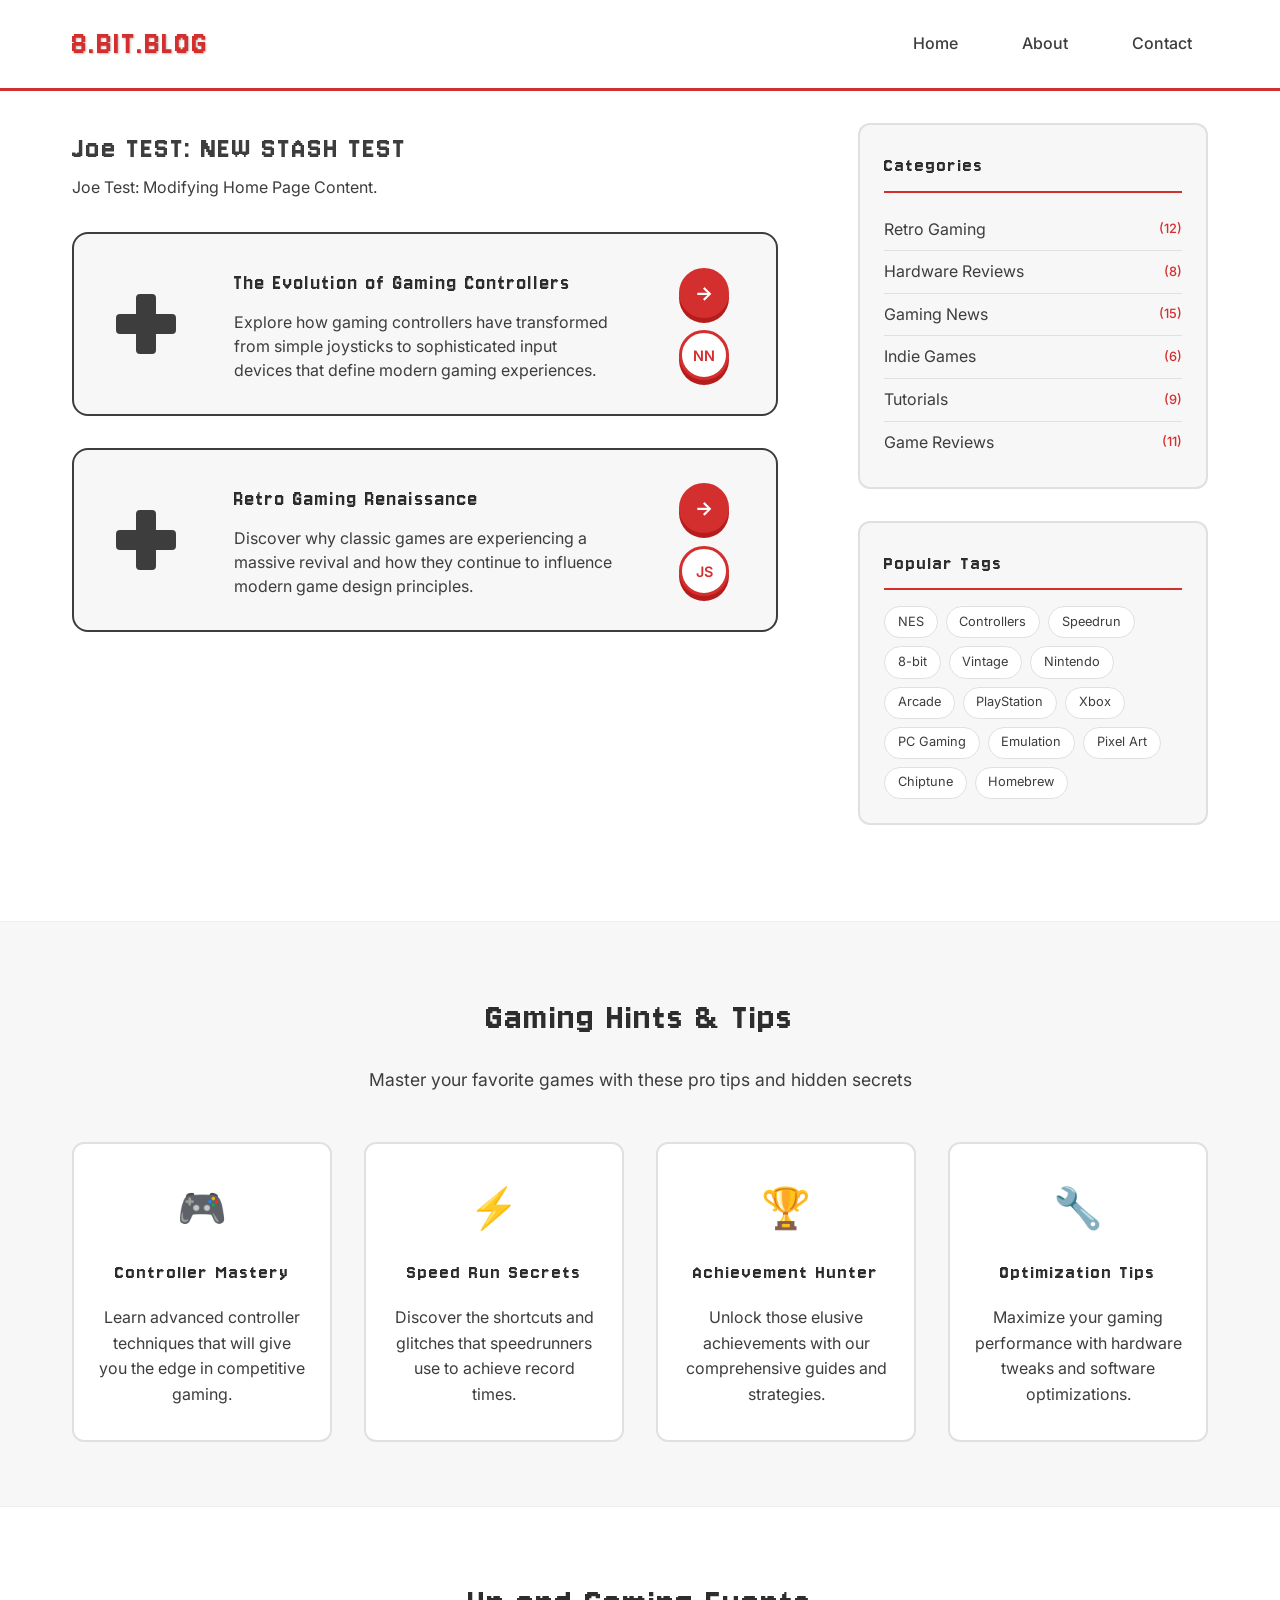
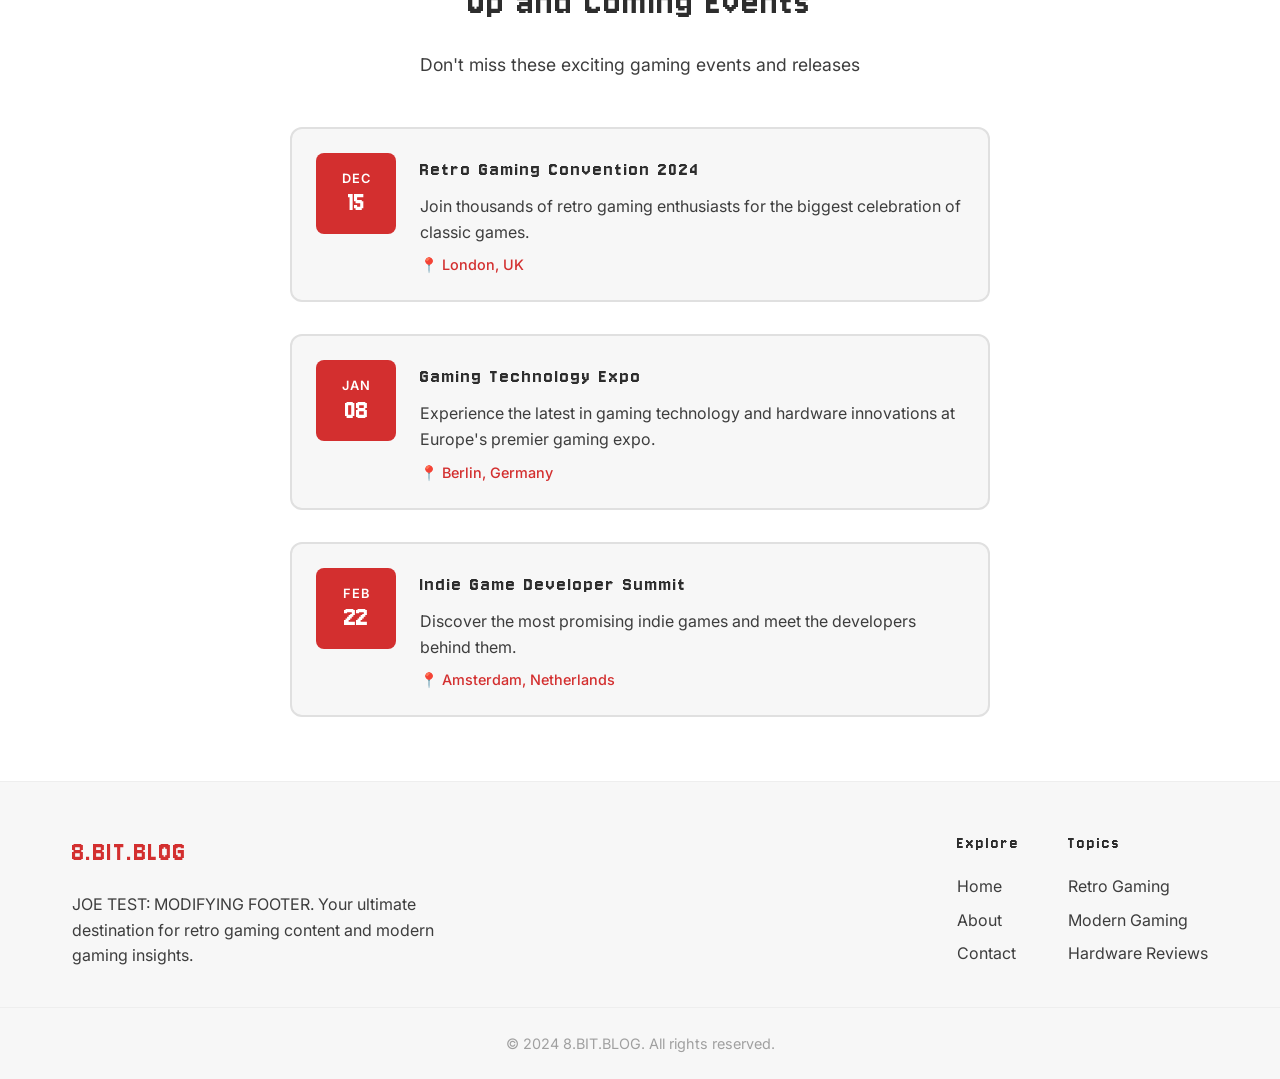
<file: index.html>
<html lang="en">
  <head>
    <meta charset="UTF-8" />
    <meta name="viewport" content="width=device-width, initial-scale=1.0" />
    <title>8.BIT.BLOG - Nostalgic Gaming Experience</title>
    <link rel="stylesheet" href="assets/styles.css" />
  </head>
  <body>
    <nav class="navbar">
      <div class="nav-container">
        <a href="index.html" class="nav-logo">8.BIT.BLOG</a>
        <ul class="nav-links">
          <li><a href="index.html">Home</a></li>
          <li><a href="about.html">About</a></li>
          <li><a href="contact.html">Contact</a></li>
        </ul>
      </div>
    </nav>

    <div class="content">
      <div class="main-layout">
        <!-- Left Column - Blog Content -->
        <div class="blog-section">
          <h1>Joe TEST:  NEW STASH TEST</h1>
          <p>Joe Test:  Modifying Home Page Content.
          </p>

          <!-- NES Gamepad Card Template -->
          <div class="gamepad-card">
            <div class="card-left">
              <div class="dpad">
                <div class="dpad-vertical"></div>
                <div class="dpad-horizontal"></div>
              </div>
            </div>

            <div class="card-content">
              <h3>The Evolution of Gaming Controllers</h3>
              <p>
                Explore how gaming controllers have transformed from simple
                joysticks to sophisticated input devices that define modern
                gaming experiences.
              </p>
            </div>

            <div class="card-right">
              <div class="action-buttons">
                <button class="action-btn read-more" title="Read More">
                  <span class="arrow">→</span>
                </button>
                <button class="action-btn author-btn" title="Author">
                  <span class="initials">NN</span>
                </button>
              </div>
            </div>
          </div>

          <!-- Second Card -->
          <div class="gamepad-card">
            <div class="card-left">
              <div class="dpad">
                <div class="dpad-vertical"></div>
                <div class="dpad-horizontal"></div>
              </div>
            </div>

            <div class="card-content">
              <h3>Retro Gaming Renaissance</h3>
              <p>
                Discover why classic games are experiencing a massive revival
                and how they continue to influence modern game design
                principles.
              </p>
            </div>

            <div class="card-right">
              <div class="action-buttons">
                <button class="action-btn read-more" title="Read More">
                  <span class="arrow">→</span>
                </button>
                <button class="action-btn author-btn" title="Author">
                  <span class="initials">JS</span>
                </button>
              </div>
            </div>
          </div>
        </div>
        <!-- End of Left Column -->

        <!-- Right Column - Tags and Categories -->
        <div class="sidebar-section">
          <!-- Categories -->
          <div class="sidebar-widget">
            <h3>Categories</h3>
            <ul class="category-list">
              <li><a href="#" class="category-item">Retro Gaming <span class="count">(12)</span></a></li>
              <li><a href="#" class="category-item">Hardware Reviews <span class="count">(8)</span></a></li>
              <li><a href="#" class="category-item">Gaming News <span class="count">(15)</span></a></li>
              <li><a href="#" class="category-item">Indie Games <span class="count">(6)</span></a></li>
              <li><a href="#" class="category-item">Tutorials <span class="count">(9)</span></a></li>
              <li><a href="#" class="category-item">Game Reviews <span class="count">(11)</span></a></li>
            </ul>
          </div>

          <!-- Tags -->
          <div class="sidebar-widget">
            <h3>Popular Tags</h3>
            <div class="tag-cloud">
              <a href="#" class="tag">NES</a>
              <a href="#" class="tag">Controllers</a>
              <a href="#" class="tag">Speedrun</a>
              <a href="#" class="tag">8-bit</a>
              <a href="#" class="tag">Vintage</a>
              <a href="#" class="tag">Nintendo</a>
              <a href="#" class="tag">Arcade</a>
              <a href="#" class="tag">PlayStation</a>
              <a href="#" class="tag">Xbox</a>
              <a href="#" class="tag">PC Gaming</a>
              <a href="#" class="tag">Emulation</a>
              <a href="#" class="tag">Pixel Art</a>
              <a href="#" class="tag">Chiptune</a>
              <a href="#" class="tag">Homebrew</a>
            </div>
          </div>

        </div>
      </div>
    </div>

    <!-- Gaming Hints Section - Full Width -->
    <div class="hints-section">
      <div class="hints-container">
        <h2>Gaming Hints & Tips</h2>
        <p class="hints-subtitle">
          Master your favorite games with these pro tips and hidden secrets
        </p>

        <div class="hints-grid">
          <div class="hint-card">
            <div class="hint-icon">🎮</div>
            <h3>Controller Mastery</h3>
            <p>
              Learn advanced controller techniques that will give you the edge
              in competitive gaming.
            </p>
          </div>

          <div class="hint-card">
            <div class="hint-icon">⚡</div>
            <h3>Speed Run Secrets</h3>
            <p>
              Discover the shortcuts and glitches that speedrunners use to
              achieve record times.
            </p>
          </div>

          <div class="hint-card">
            <div class="hint-icon">🏆</div>
            <h3>Achievement Hunter</h3>
            <p>
              Unlock those elusive achievements with our comprehensive guides
              and strategies.
            </p>
          </div>

          <div class="hint-card">
            <div class="hint-icon">🔧</div>
            <h3>Optimization Tips</h3>
            <p>
              Maximize your gaming performance with hardware tweaks and software
              optimizations.
            </p>
          </div>
        </div>
      </div>
    </div>

    <!-- Up and Coming Events Section -->
    <div class="events-section">
      <div class="events-container">
        <h2>Up and Coming Events</h2>
        <p class="events-subtitle">Don't miss these exciting gaming events and releases</p>
        
        <div class="events-timeline">
          <div class="event-item">
            <div class="event-date">
              <span class="month">DEC</span>
              <span class="day">15</span>
            </div>
            <div class="event-content">
              <h3>Retro Gaming Convention 2024</h3>
              <p>Join thousands of retro gaming enthusiasts for the biggest celebration of classic games.</p>
              <span class="event-location">📍 London, UK</span>
            </div>
          </div>
          
          <div class="event-item">
            <div class="event-date">
              <span class="month">JAN</span>
              <span class="day">08</span>
            </div>
            <div class="event-content">
              <h3>Gaming Technology Expo</h3>
              <p>Experience the latest in gaming technology and hardware innovations at Europe's premier gaming expo.</p>
              <span class="event-location">📍 Berlin, Germany</span>
            </div>
          </div>
          
          <div class="event-item">
            <div class="event-date">
              <span class="month">FEB</span>
              <span class="day">22</span>
            </div>
            <div class="event-content">
              <h3>Indie Game Developer Summit</h3>
              <p>Discover the most promising indie games and meet the developers behind them.</p>
              <span class="event-location">📍 Amsterdam, Netherlands</span>
            </div>
          </div>
        </div>
      </div>
    </div>

    <footer class="footer">
      <div class="footer-container">
        <div class="footer-brand">
          <h3>8.BIT.BLOG</h3>
          <p>
            JOE TEST:  MODIFYING FOOTER.  Your ultimate destination for retro gaming content and modern gaming
            insights.
          </p>
        </div>

        <div class="footer-links">
          <div class="footer-section">
            <h4>Explore</h4>
            <ul>
              <li><a href="index.html">Home</a></li>
              <li><a href="about.html">About</a></li>
              <li><a href="contact.html">Contact</a></li>
            </ul>
          </div>

          <div class="footer-section">
            <h4>Topics</h4>
            <ul>
              <li><a href="#">Retro Gaming</a></li>
              <li><a href="#">Modern Gaming</a></li>
              <li><a href="#">Hardware Reviews</a></li>
            </ul>
          </div>
        </div>
      </div>

      <div class="footer-bottom">
        <p>&copy; 2024 8.BIT.BLOG. All rights reserved.</p>
      </div>
    </footer>
  </body>
</html>
</file>
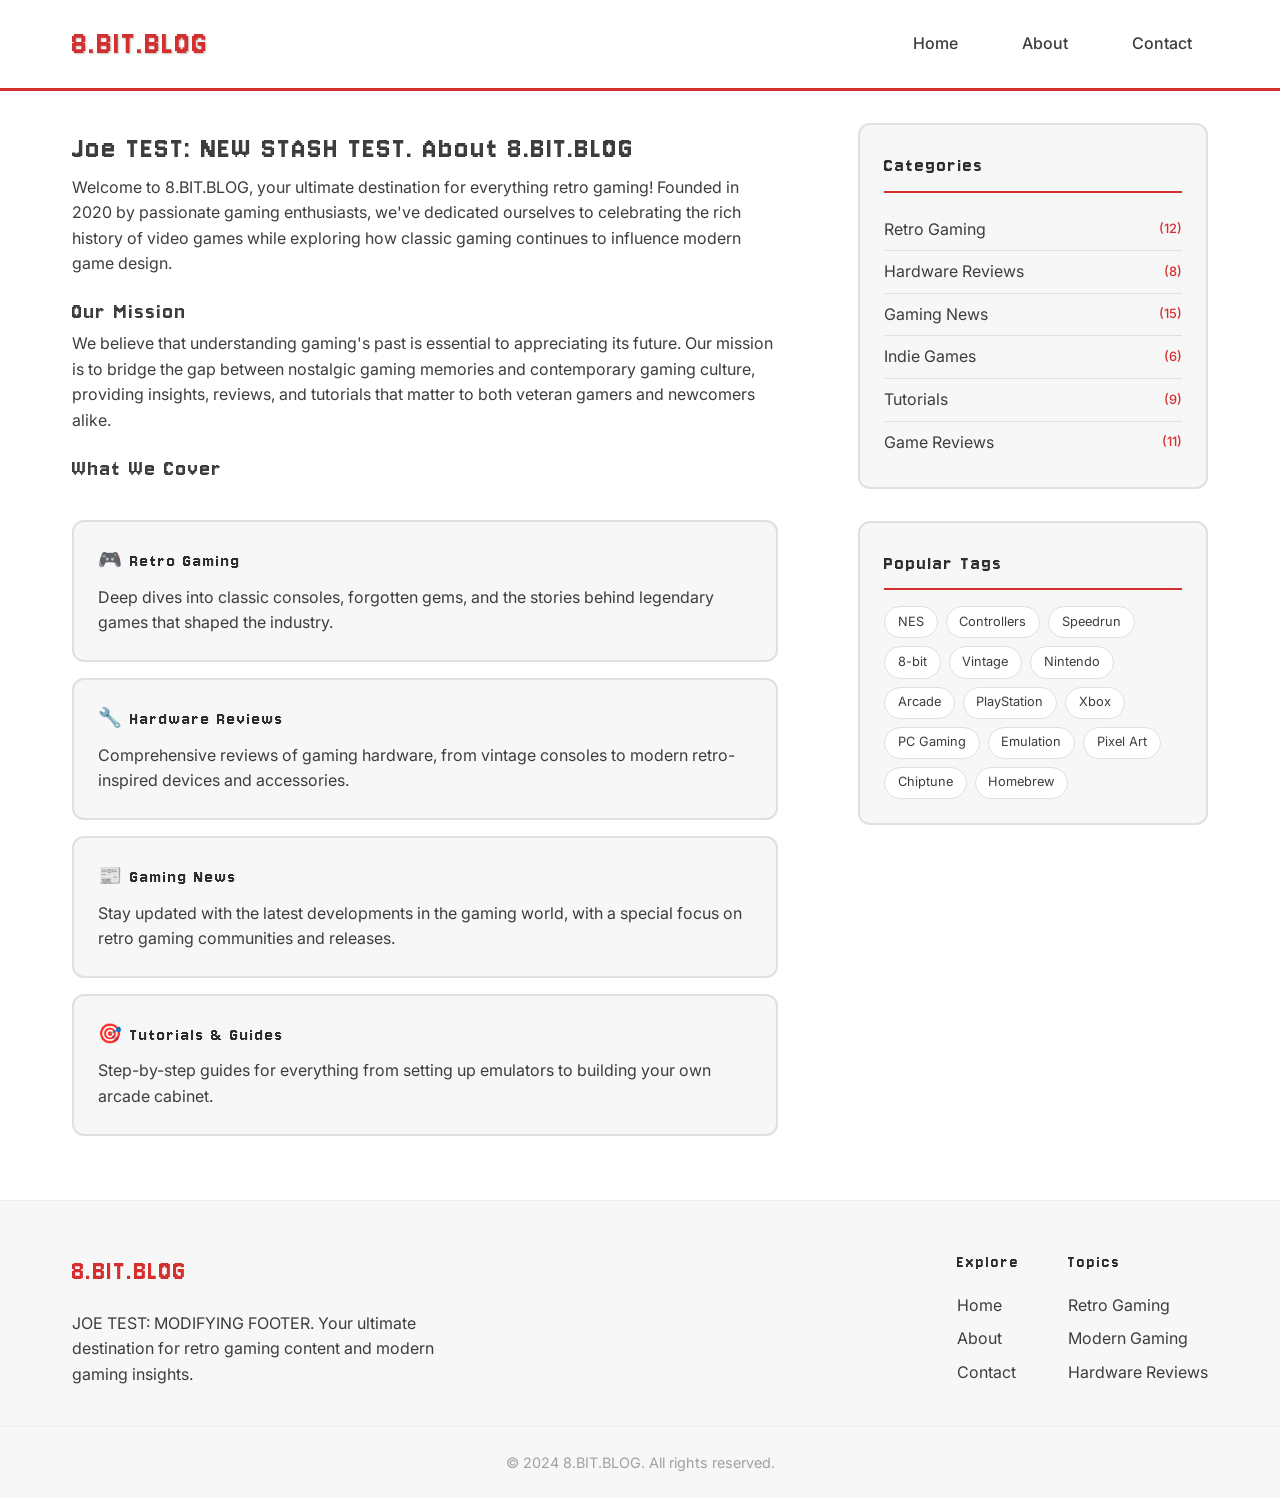
<file: about.html>
<html lang="en">
  <head>
    <meta charset="UTF-8" />
    <meta name="viewport" content="width=device-width, initial-scale=1.0" />
    <title>About - 8.BIT.BLOG</title>
    <link rel="stylesheet" href="assets/styles.css" />
  </head>
  <body>
    <nav class="navbar">
      <div class="nav-container">
        <a href="index.html" class="nav-logo">8.BIT.BLOG</a>
        <ul class="nav-links">
          <li><a href="index.html">Home</a></li>
          <li><a href="about.html">About</a></li>
          <li><a href="contact.html">Contact</a></li>
        </ul>
      </div>
    </nav>

    <div class="content">
      <div class="main-layout">
        <!-- Left Column - About Content -->
        <div class="blog-section">
          <h1>Joe TEST:  NEW STASH TEST.  About 8.BIT.BLOG</h1>
          <p>
            Welcome to 8.BIT.BLOG, your ultimate destination for everything
            retro gaming! Founded in 2020 by passionate gaming enthusiasts,
            we've dedicated ourselves to celebrating the rich history of video
            games while exploring how classic gaming continues to influence
            modern game design.
          </p>

          <h2>Our Mission</h2>
          <p>
            We believe that understanding gaming's past is essential to
            appreciating its future. Our mission is to bridge the gap between
            nostalgic gaming memories and contemporary gaming culture, providing
            insights, reviews, and tutorials that matter to both veteran gamers
            and newcomers alike.
          </p>

          <h2>What We Cover</h2>
          <div class="about-topics">
            <div class="topic-item">
              <h3>🎮 Retro Gaming</h3>
              <p>
                Deep dives into classic consoles, forgotten gems, and the
                stories behind legendary games that shaped the industry.
              </p>
            </div>

            <div class="topic-item">
              <h3>🔧 Hardware Reviews</h3>
              <p>
                Comprehensive reviews of gaming hardware, from vintage consoles
                to modern retro-inspired devices and accessories.
              </p>
            </div>

            <div class="topic-item">
              <h3>📰 Gaming News</h3>
              <p>
                Stay updated with the latest developments in the gaming world,
                with a special focus on retro gaming communities and releases.
              </p>
            </div>

            <div class="topic-item">
              <h3>🎯 Tutorials & Guides</h3>
              <p>
                Step-by-step guides for everything from setting up emulators to
                building your own arcade cabinet.
              </p>
            </div>
          </div>
        </div>

        <!-- Right Column - Sidebar -->
        <div class="sidebar-section">
          <!-- Categories -->
          <div class="sidebar-widget">
            <h3>Categories</h3>
            <ul class="category-list">
              <li>
                <a href="#" class="category-item"
                  >Retro Gaming <span class="count">(12)</span></a
                >
              </li>
              <li>
                <a href="#" class="category-item"
                  >Hardware Reviews <span class="count">(8)</span></a
                >
              </li>
              <li>
                <a href="#" class="category-item"
                  >Gaming News <span class="count">(15)</span></a
                >
              </li>
              <li>
                <a href="#" class="category-item"
                  >Indie Games <span class="count">(6)</span></a
                >
              </li>
              <li>
                <a href="#" class="category-item"
                  >Tutorials <span class="count">(9)</span></a
                >
              </li>
              <li>
                <a href="#" class="category-item"
                  >Game Reviews <span class="count">(11)</span></a
                >
              </li>
            </ul>
          </div>

          <!-- Tags -->
          <div class="sidebar-widget">
            <h3>Popular Tags</h3>
            <div class="tag-cloud">
              <a href="#" class="tag">NES</a>
              <a href="#" class="tag">Controllers</a>
              <a href="#" class="tag">Speedrun</a>
              <a href="#" class="tag">8-bit</a>
              <a href="#" class="tag">Vintage</a>
              <a href="#" class="tag">Nintendo</a>
              <a href="#" class="tag">Arcade</a>
              <a href="#" class="tag">PlayStation</a>
              <a href="#" class="tag">Xbox</a>
              <a href="#" class="tag">PC Gaming</a>
              <a href="#" class="tag">Emulation</a>
              <a href="#" class="tag">Pixel Art</a>
              <a href="#" class="tag">Chiptune</a>
              <a href="#" class="tag">Homebrew</a>
            </div>
          </div>
        </div>
      </div>
    </div>

    <footer class="footer">
      <div class="footer-container">
        <div class="footer-brand">
          <h3>8.BIT.BLOG</h3>
          <p>
            JOE TEST:  MODIFYING FOOTER.  Your ultimate destination for retro gaming content and modern gaming
            insights.
          </p>
        </div>

        <div class="footer-links">
          <div class="footer-section">
            <h4>Explore</h4>
            <ul>
              <li><a href="index.html">Home</a></li>
              <li><a href="about.html">About</a></li>
              <li><a href="contact.html">Contact</a></li>
            </ul>
          </div>

          <div class="footer-section">
            <h4>Topics</h4>
            <ul>
              <li><a href="#">Retro Gaming</a></li>
              <li><a href="#">Modern Gaming</a></li>
              <li><a href="#">Hardware Reviews</a></li>
            </ul>
          </div>
        </div>
      </div>

      <div class="footer-bottom">
        <p>&copy; 2024 8.BIT.BLOG. All rights reserved.</p>
      </div>
    </footer>
  </body>
</html>
</file>
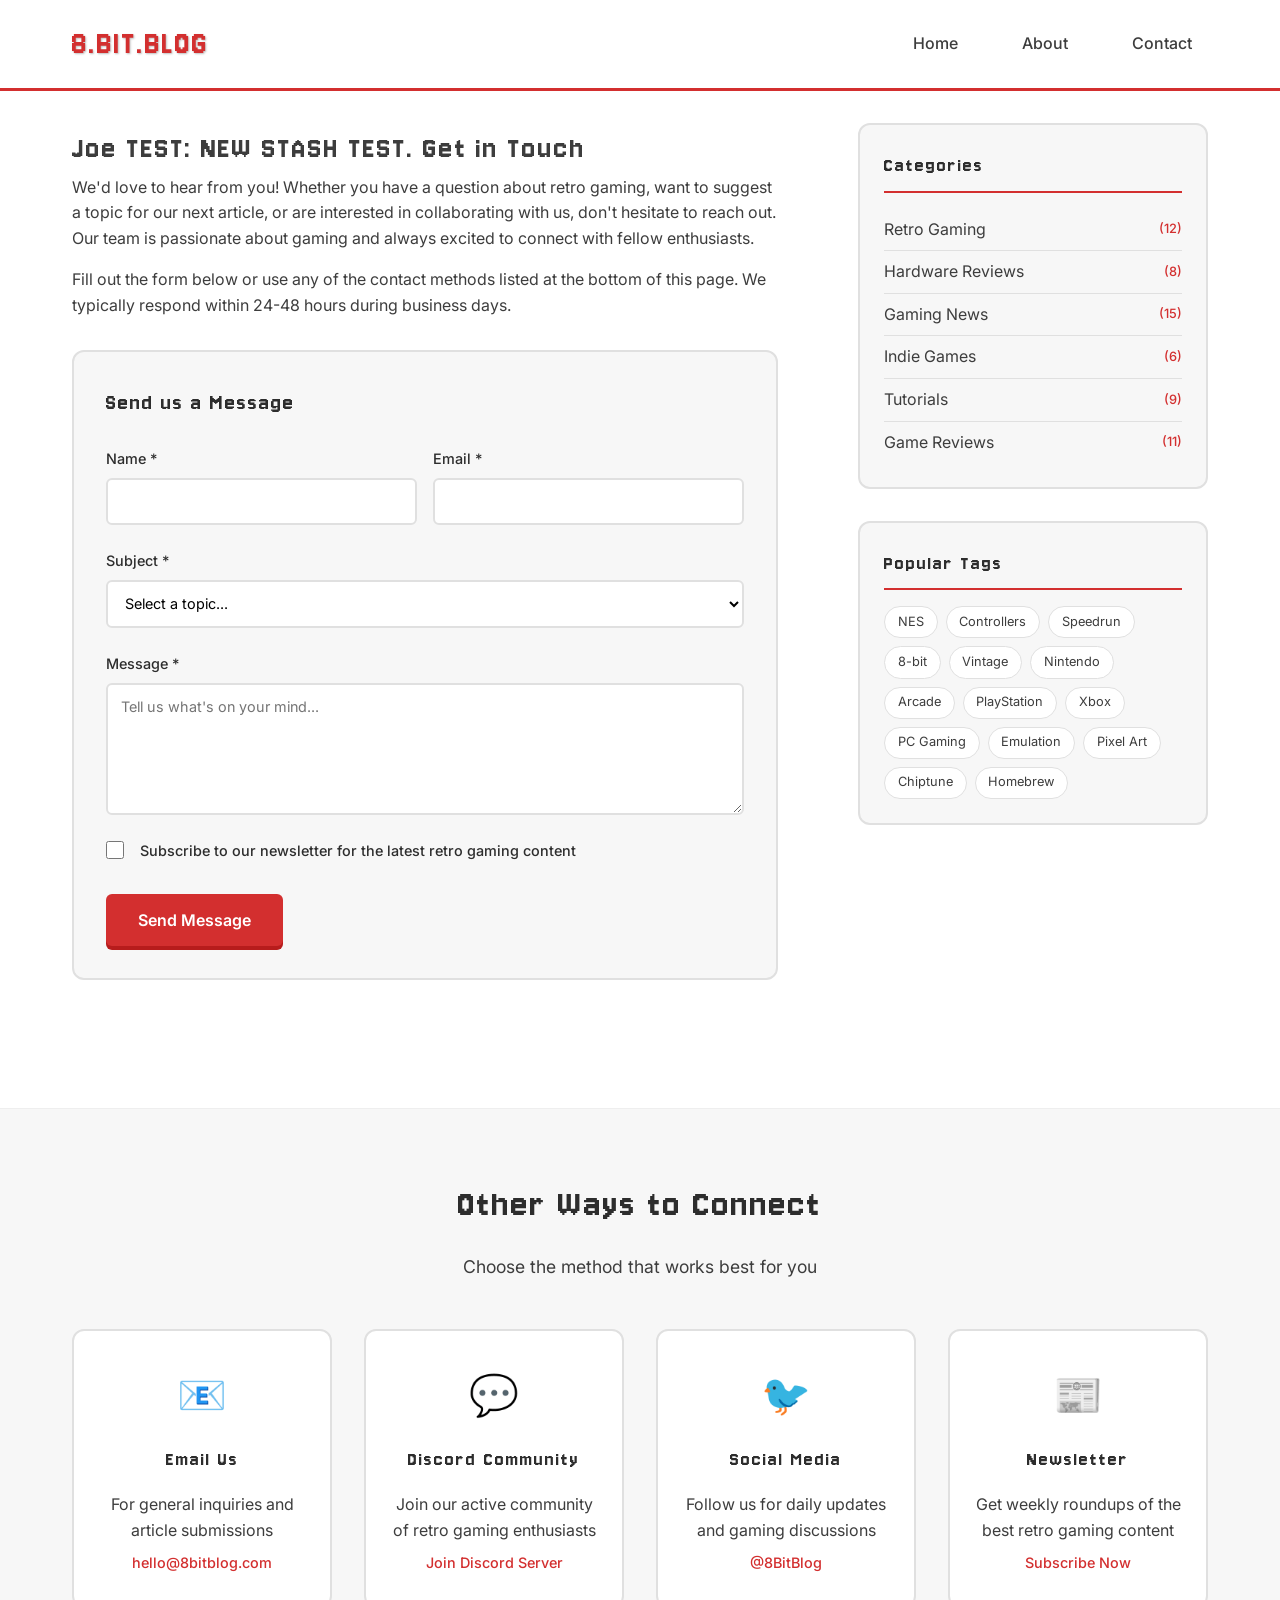
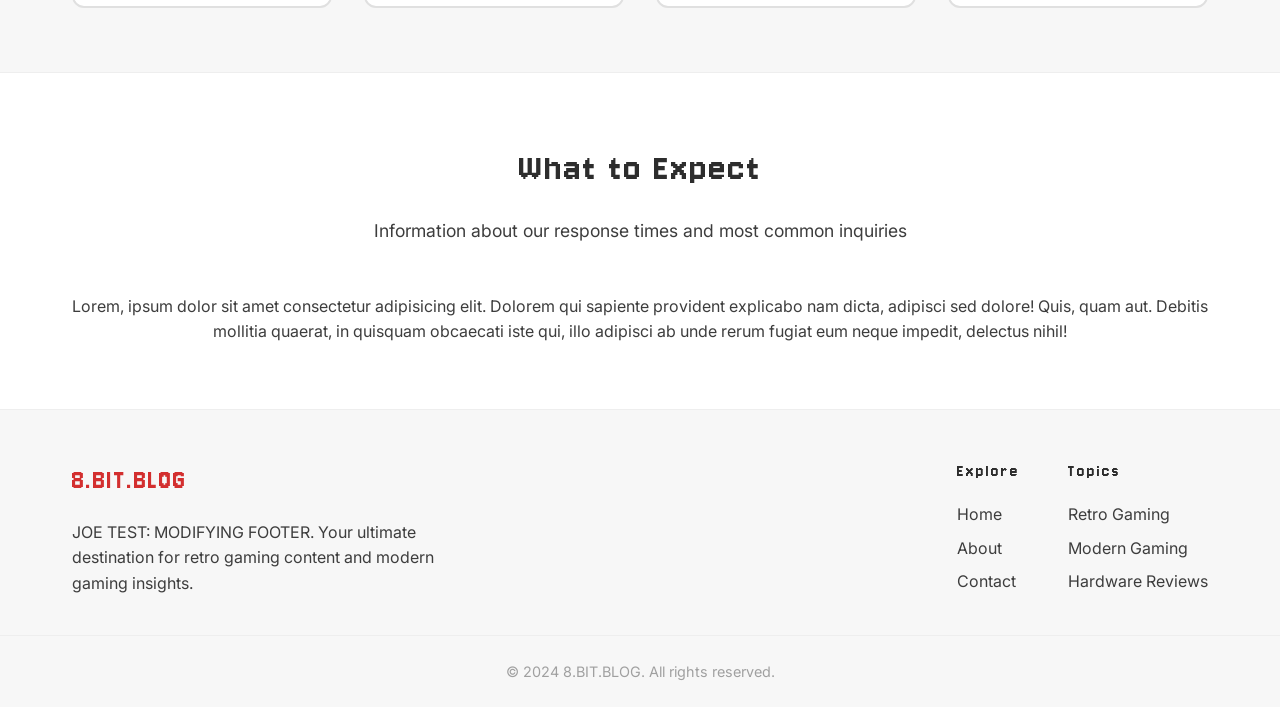
<file: contact.html>
<html lang="en">
  <head>
    <meta charset="UTF-8" />
    <meta name="viewport" content="width=device-width, initial-scale=1.0" />
    <title>Contact - 8.BIT.BLOG</title>
    <link rel="stylesheet" href="assets/styles.css" />
  </head>
  <body>
    <nav class="navbar">
      <div class="nav-container">
        <a href="index.html" class="nav-logo">8.BIT.BLOG</a>
        <ul class="nav-links">
          <li><a href="index.html">Home</a></li>
          <li><a href="about.html">About</a></li>
          <li><a href="contact.html">Contact</a></li>
        </ul>
      </div>
    </nav>

    <div class="content">
      <div class="main-layout">
        <!-- Left Column - Contact Content -->
        <div class="blog-section">
          <h1>Joe TEST:  NEW STASH TEST. Get in Touch</h1>
          <p>
            We'd love to hear from you! Whether you have a question about retro
            gaming, want to suggest a topic for our next article, or are
            interested in collaborating with us, don't hesitate to reach out.
            Our team is passionate about gaming and always excited to connect
            with fellow enthusiasts.
          </p>
          <p>
            Fill out the form below or use any of the contact methods listed at
            the bottom of this page. We typically respond within 24-48 hours
            during business days.
          </p>

          <!-- Contact Form Section -->
          <div class="contact-form-section">
            <h2>Send us a Message</h2>
            <form class="contact-form" action="#" method="POST">
              <div class="form-row">
                <div class="form-group">
                  <label for="name">Name *</label>
                  <input type="text" id="name" name="name" required />
                </div>
                <div class="form-group">
                  <label for="email">Email *</label>
                  <input type="email" id="email" name="email" required />
                </div>
              </div>

              <div class="form-group">
                <label for="subject">Subject *</label>
                <select id="subject" name="subject" required>
                  <option value="">Select a topic...</option>
                  <option value="general">General Inquiry</option>
                  <option value="article-suggestion">Article Suggestion</option>
                  <option value="collaboration">Collaboration</option>
                  <option value="hardware-review">
                    Hardware Review Request
                  </option>
                  <option value="technical-support">Technical Support</option>
                  <option value="feedback">Website Feedback</option>
                </select>
              </div>

              <div class="form-group">
                <label for="message">Message *</label>
                <textarea
                  id="message"
                  name="message"
                  rows="6"
                  placeholder="Tell us what's on your mind..."
                  required
                ></textarea>
              </div>

              <div class="form-group checkbox-group">
                <label class="checkbox-label">
                  <input type="checkbox" id="newsletter" name="newsletter" />
                  <span class="checkmark"></span>
                  Subscribe to our newsletter for the latest retro gaming
                  content
                </label>
              </div>

              <button type="submit" class="contact-submit-btn">
                Send Message
              </button>
            </form>
          </div>
        </div>

        <!-- Right Column - Sidebar -->
        <div class="sidebar-section">
          <!-- Categories -->
          <div class="sidebar-widget">
            <h3>Categories</h3>
            <ul class="category-list">
              <li>
                <a href="#" class="category-item"
                  >Retro Gaming <span class="count">(12)</span></a
                >
              </li>
              <li>
                <a href="#" class="category-item"
                  >Hardware Reviews <span class="count">(8)</span></a
                >
              </li>
              <li>
                <a href="#" class="category-item"
                  >Gaming News <span class="count">(15)</span></a
                >
              </li>
              <li>
                <a href="#" class="category-item"
                  >Indie Games <span class="count">(6)</span></a
                >
              </li>
              <li>
                <a href="#" class="category-item"
                  >Tutorials <span class="count">(9)</span></a
                >
              </li>
              <li>
                <a href="#" class="category-item"
                  >Game Reviews <span class="count">(11)</span></a
                >
              </li>
            </ul>
          </div>

          <!-- Tags -->
          <div class="sidebar-widget">
            <h3>Popular Tags</h3>
            <div class="tag-cloud">
              <a href="#" class="tag">NES</a>
              <a href="#" class="tag">Controllers</a>
              <a href="#" class="tag">Speedrun</a>
              <a href="#" class="tag">8-bit</a>
              <a href="#" class="tag">Vintage</a>
              <a href="#" class="tag">Nintendo</a>
              <a href="#" class="tag">Arcade</a>
              <a href="#" class="tag">PlayStation</a>
              <a href="#" class="tag">Xbox</a>
              <a href="#" class="tag">PC Gaming</a>
              <a href="#" class="tag">Emulation</a>
              <a href="#" class="tag">Pixel Art</a>
              <a href="#" class="tag">Chiptune</a>
              <a href="#" class="tag">Homebrew</a>
            </div>
          </div>
        </div>
      </div>
    </div>

    <!-- Contact Details Section - Full Width -->
    <div class="hints-section">
      <div class="hints-container">
        <h2>Other Ways to Connect</h2>
        <p class="hints-subtitle">Choose the method that works best for you</p>

        <div class="hints-grid">
          <div class="hint-card">
            <div class="hint-icon">📧</div>
            <h3>Email Us</h3>
            <p>For general inquiries and article submissions</p>
            <a href="mailto:hello@8bitblog.com" class="contact-link"
              >hello@8bitblog.com</a
            >
          </div>

          <div class="hint-card">
            <div class="hint-icon">💬</div>
            <h3>Discord Community</h3>
            <p>Join our active community of retro gaming enthusiasts</p>
            <a href="#" class="contact-link">Join Discord Server</a>
          </div>

          <div class="hint-card">
            <div class="hint-icon">🐦</div>
            <h3>Social Media</h3>
            <p>Follow us for daily updates and gaming discussions</p>
            <a href="#" class="contact-link">@8BitBlog</a>
          </div>

          <div class="hint-card">
            <div class="hint-icon">📰</div>
            <h3>Newsletter</h3>
            <p>Get weekly roundups of the best retro gaming content</p>
            <a href="#" class="contact-link">Subscribe Now</a>
          </div>
        </div>
      </div>
    </div>

    <!-- Response Times & FAQ Section -->
    <div class="events-section">
      <div class="events-container">
        <h2>What to Expect</h2>
        <p class="events-subtitle">
          Information about our response times and most common inquiries
        </p>
        <p>
          Lorem, ipsum dolor sit amet consectetur adipisicing elit. Dolorem qui
          sapiente provident explicabo nam dicta, adipisci sed dolore! Quis,
          quam aut. Debitis mollitia quaerat, in quisquam obcaecati iste qui,
          illo adipisci ab unde rerum fugiat eum neque impedit, delectus nihil!
        </p>
      </div>
    </div>

    <footer class="footer">
      <div class="footer-container">
        <div class="footer-brand">
          <h3>8.BIT.BLOG</h3>
          <p>
            JOE TEST:  MODIFYING FOOTER.  Your ultimate destination for retro gaming content and modern gaming
            insights.
          </p>
        </div>

        <div class="footer-links">
          <div class="footer-section">
            <h4>Explore</h4>
            <ul>
              <li><a href="index.html">Home</a></li>
              <li><a href="about.html">About</a></li>
              <li><a href="contact.html">Contact</a></li>
            </ul>
          </div>

          <div class="footer-section">
            <h4>Topics</h4>
            <ul>
              <li><a href="#">Retro Gaming</a></li>
              <li><a href="#">Modern Gaming</a></li>
              <li><a href="#">Hardware Reviews</a></li>
            </ul>
          </div>
        </div>
      </div>

      <div class="footer-bottom">
        <p>&copy; 2024 8.BIT.BLOG. All rights reserved.</p>
      </div>
    </footer>
  </body>
</html>
</file>
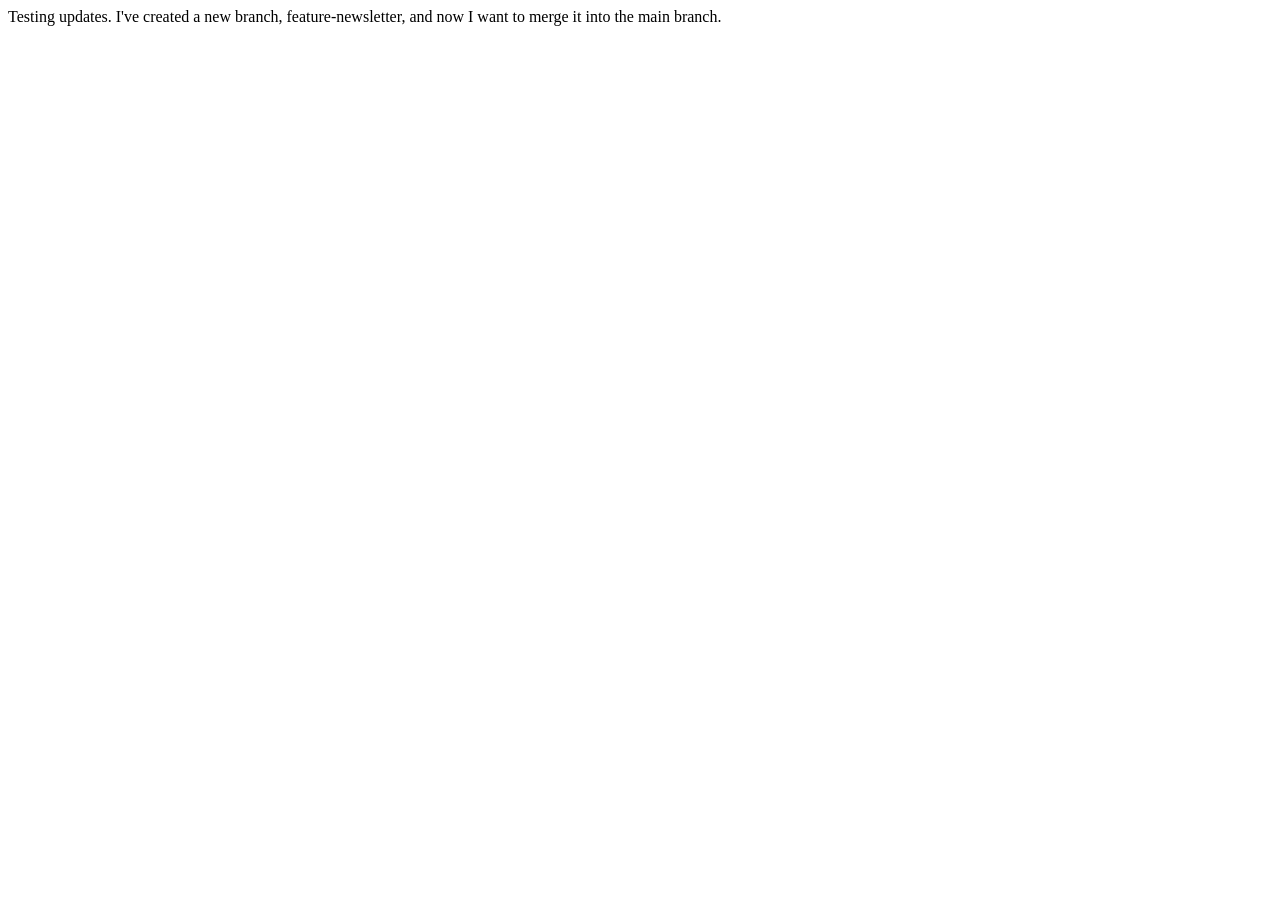
<file: gallery.html>
<html lang="en">
<head>
    <meta charset="UTF-8">
    <meta name="viewport" content="width=device-width, initial-scale=1.0">
    <title>Document</title>
</head>
<body>
    Testing updates.  I've created a new branch, feature-newsletter, and now I want 
    to merge it into the main branch. 
</body>
</html>
</file>
<file: assets/styles.css>
/*  Test css code for git/github project */

/*  Just a quick edit to Styles.css.  We're testing how the
local Git repo and the remote GitHub repo sync up.*/

/*  Another changes to style.css, but only in the commwnra, 
so it won't be visible.  

This is to test making changes on the remote GitHub repo, for 
Lesson 35 - Working on a Feature Branch*/

/*  Testing the use of draft PR, so just 
a simple edit, this time to assets/styles.css file. */
/* Another change to styles.css comments.  Now, I'm testing 
the addition of a new ruleset to the GitHub repo.  */


/* Import fonts from Google Fonts */
@import url("https://fonts.googleapis.com/css2?family=Jersey+10&family=Inter:wght@300;400;500;600&display=swap");

/* Retro Gaming Color Scheme - Inspired by classic NES gamepad */
:root {
  --retro-dark: #2d2d2d;
  --retro-grey: #3d3d3d;
  --retro-light: #f7f7f7;
  --retro-red: #d32f2f;
  --retro-white: #ffffff;
  --retro-shadow: rgba(42, 42, 42, 0.3);
  --retro-letter-spacing: 2px;
}

/* Global styles */
* {
  margin: 0;
  padding: 0;
  box-sizing: border-box;
}
body {
  font-family: "Inter", sans-serif;
  background: var(--retro-white);
  min-height: 100vh;
  color: var(--retro-grey);
  line-height: 1.6;
}
/* Headings */
h1,
h2,
h3,
h4,
h5,
h6 {
  font-weight: normal;
  font-family: "Jersey 10", cursive;
  letter-spacing: var(--retro-letter-spacing);
}

/* Navbar styling */
.navbar {
  background: var(--retro-white);
  border-bottom: 3px solid var(--retro-red);
}

.nav-container {
  max-width: 1200px;
  margin: 0 auto;
  display: flex;
  justify-content: space-between;
  align-items: center;
  padding: 1rem 2rem;
}

.nav-logo {
  font-size: 2.2rem;
  color: var(--retro-red);
  text-decoration: none;
  text-shadow: 1px 1px 2px var(--retro-shadow);
  font-weight: normal;
  font-family: "Jersey 10", cursive;
  letter-spacing: var(--retro-letter-spacing);
}

.nav-links {
  display: flex;
  list-style: none;
  gap: 2rem;
}

.nav-links a {
  color: var(--retro-grey);
  text-decoration: none;
  font-family: "Inter", sans-serif;
  font-weight: 500;
  padding: 0.5rem 1rem;
  transition: all 0.1s ease;
}

.nav-links a:hover {
  color: var(--retro-red);
}

/* Main title styling */
.main-title {
  text-align: center;
  padding: 3rem 2rem;
  background: rgba(255, 255, 255, 0.1);
  margin: 2rem auto;
  max-width: 800px;
  border-radius: 12px;
  border: 3px solid var(--retro-dark);
  box-shadow: 0 8px 16px var(--retro-shadow);
}

.main-title h1 {
  font-size: 3.5rem;
  color: var(--retro-white);
  text-shadow: 3px 3px 0px var(--retro-red);
  margin-bottom: 1rem;
  font-family: "Jersey 10", cursive;
  letter-spacing: 2px;
}

.main-title .subtitle {
  font-size: 1.2rem;
  color: var(--retro-light);
  font-weight: 500;
  text-transform: uppercase;
  letter-spacing: 1px;
}

/* Content area styling */
.content {
  max-width: 1200px;
  margin: 0 auto;
  padding: 2rem;
}

.content p {
  font-family: "Inter", sans-serif;
  font-weight: 400;
  margin-bottom: 1rem;
}

/* Main Layout - Two Column */
.main-layout {
  display: grid;
  grid-template-columns: 1fr 350px;
  gap: 5rem;
  align-items: start;
}

.blog-section {
  min-width: 0; /* Prevents grid overflow */
}

/* Sidebar Section */
.sidebar-section {
  display: flex;
  flex-direction: column;
  gap: 2rem;
}

.sidebar-widget {
  background: var(--retro-light);
  border: 2px solid #e0e0e0;
  border-radius: 12px;
  padding: 1.5rem;
}

.sidebar-widget h3 {
  color: var(--retro-dark);
  margin-bottom: 1rem;
  font-size: 1.3rem;
  border-bottom: 2px solid var(--retro-red);
  padding-bottom: 0.5rem;
}

/* Categories */
.category-list {
  list-style: none;
  padding: 0;
  margin: 0;
}

.category-list li {
  border-bottom: 1px solid #e0e0e0;
  padding: 0.5rem 0;
}

.category-list li:last-child {
  border-bottom: none;
}

.category-item {
  font-family: 'Inter', sans-serif;
  color: var(--retro-grey);
  text-decoration: none;
  display: flex;
  justify-content: space-between;
  align-items: center;
  transition: color 0.2s ease;
}

.category-item:hover {
  color: var(--retro-red);
}

.count {
  font-size: 0.8rem;
  color: var(--retro-red);
  font-weight: 500;
}

/* Tag Cloud */
.tag-cloud {
  display: flex;
  flex-wrap: wrap;
  gap: 0.5rem;
}

.tag {
  font-family: 'Inter', sans-serif;
  background: var(--retro-white);
  color: var(--retro-grey);
  padding: 0.3rem 0.8rem;
  border-radius: 20px;
  text-decoration: none;
  font-size: 0.8rem;
  border: 1px solid #e0e0e0;
  transition: all 0.2s ease;
}

.tag:hover {
  background: var(--retro-red);
  color: var(--retro-white);
  border-color: var(--retro-red);
}


/* About Page Specific Styles */
.about-topics {
  margin: 2rem 0;
}

.topic-item {
  background: var(--retro-light);
  border: 2px solid #e0e0e0;
  border-radius: 12px;
  padding: 1.5rem;
  margin-bottom: 1rem;
  transition: all 0.3s ease;
}

.topic-item:hover {
  border-color: var(--retro-red);
  transform: translateY(-2px);
  box-shadow: 0 4px 12px rgba(0, 0, 0, 0.1);
}

.topic-item h3 {
  color: var(--retro-dark);
  margin-bottom: 0.5rem;
  font-size: 1.2rem;
}

.topic-item p {
  font-family: 'Inter', sans-serif;
  color: var(--retro-grey);
  line-height: 1.6;
  margin: 0;
}

/* Contact Form Styles */
.contact-form-section {
  margin: 2rem 0;
  background: var(--retro-light);
  border: 2px solid #e0e0e0;
  border-radius: 12px;
  padding: 2rem;
}

.contact-form-section h2 {
  margin-bottom: 1.5rem;
  color: var(--retro-dark);
}

.contact-form {
  display: flex;
  flex-direction: column;
  gap: 1.5rem;
}

.form-row {
  display: grid;
  grid-template-columns: 1fr 1fr;
  gap: 1rem;
}

.form-group {
  display: flex;
  flex-direction: column;
}

.form-group label {
  font-family: 'Inter', sans-serif;
  color: var(--retro-dark);
  font-weight: 500;
  margin-bottom: 0.5rem;
  font-size: 0.9rem;
}

.form-group input,
.form-group select,
.form-group textarea {
  font-family: 'Inter', sans-serif;
  padding: 0.8rem;
  border: 2px solid #e0e0e0;
  border-radius: 6px;
  font-size: 0.9rem;
  transition: border-color 0.2s ease;
  background: var(--retro-white);
}

.form-group input:focus,
.form-group select:focus,
.form-group textarea:focus {
  outline: none;
  border-color: var(--retro-red);
}

.form-group textarea {
  resize: vertical;
  min-height: 120px;
}

.checkbox-group {
  flex-direction: row;
  align-items: center;
  gap: 0.5rem;
}

.checkbox-label {
  display: flex;
  align-items: center;
  gap: 0.5rem;
  cursor: pointer;
  font-size: 0.9rem;
}

.checkbox-label input[type="checkbox"] {
  width: 18px;
  height: 18px;
  margin: 0;
}

.contact-submit-btn {
  background: var(--retro-red);
  color: var(--retro-white);
  padding: 1rem 2rem;
  border: none;
  border-radius: 6px;
  font-family: 'Inter', sans-serif;
  font-weight: 600;
  font-size: 1rem;
  cursor: pointer;
  transition: all 0.2s ease;
  align-self: flex-start;
  box-shadow: 0 4px 0 #b71c1c;
}

.contact-submit-btn:hover {
  transform: translateY(-2px);
  box-shadow: 0 6px 0 #b71c1c;
}

.contact-submit-btn:active {
  transform: translateY(2px);
  box-shadow: 0 2px 0 #b71c1c;
}

.contact-link {
  color: var(--retro-red);
  text-decoration: none;
  font-weight: 500;
  font-family: 'Inter', sans-serif;
  font-size: 0.9rem;
  margin-top: 0.5rem;
  display: inline-block;
}

.contact-link:hover {
  text-decoration: underline;
}

/* NES Gamepad Card Styling */
.gamepad-card {
  display: flex;
  align-items: center;
  background: var(--retro-light);
  border: 2px solid var(--retro-grey);
  border-radius: 16px;
  padding: 2rem;
  margin: 2rem 0;
  gap: 2rem;
  max-width: 800px;
}

/* Left side - D-Pad */
.card-left {
  flex: 0 0 80px;
  display: flex;
  justify-content: center;
  align-items: center;
}

.dpad {
  position: relative;
  width: 60px;
  height: 60px;
}

.dpad-horizontal,
.dpad-vertical {
  background: var(--retro-grey);
  position: absolute;
  border-radius: 4px;
}

.dpad-horizontal {
  width: 60px;
  height: 20px;
  top: 50%;
  left: 0;
  transform: translateY(-50%);
}

.dpad-vertical {
  width: 20px;
  height: 60px;
  left: 50%;
  top: 0;
  transform: translateX(-50%);
}

/* Center content */
.card-content {
  flex: 1;
  padding: 0 1rem;
}

.card-content h3 {
  color: var(--retro-dark);
  margin-bottom: 0.5rem;
  font-size: 1.4rem;
}

.card-content p {
  color: var(--retro-grey);
  margin: 0;
  line-height: 1.5;
}

/* Right side - Action buttons */
.card-right {
  flex: 0 0 80px;
  display: flex;
  justify-content: center;
  align-items: center;
}

.action-buttons {
  display: flex;
  flex-direction: column;
  gap: 0.8rem;
}

.action-btn {
  width: 50px;
  height: 50px;
  border-radius: 50%;
  border: 3px solid var(--retro-red);
  background: var(--retro-red);
  color: var(--retro-white);
  font-family: "Inter", sans-serif;
  font-weight: 600;
  cursor: pointer;
  transition: all 0.2s ease;
  display: flex;
  align-items: center;
  justify-content: center;
  box-shadow: 0 5px 0 #b71c1c;
}

.action-btn:active {
  transform: translateY(3px);
  box-shadow: 0 2px 0 #b71c1c;
}

.action-btn .arrow {
  font-size: 1.2rem;
  font-weight: bold;
}

.action-btn .initials {
  font-size: 0.9rem;
  font-weight: 600;
}

/* Author button styling */
.author-btn {
  background: var(--retro-white);
  color: var(--retro-red);
  border: 3px solid var(--retro-red);
  box-shadow: 0 5px 0 #b71c1c;
}

.author-btn:hover {
  background: var(--retro-red);
  color: var(--retro-white);
}

/* Gaming Hints Section */
.hints-section {
  background: var(--retro-light);
  border-top: 1px solid #eee;
  border-bottom: 1px solid #eee;
  margin-top: 4rem;
  padding: 4rem 0;
}

.hints-container {
  max-width: 1200px;
  margin: 0 auto;
  padding: 0 2rem;
  text-align: center;
}

.hints-section h2 {
  color: var(--retro-dark);
  font-size: 2.5rem;
  margin-bottom: 1rem;
}

.hints-subtitle {
  font-family: "Inter", sans-serif;
  color: var(--retro-grey);
  font-size: 1.1rem;
  margin-bottom: 3rem;
  max-width: 600px;
  margin-left: auto;
  margin-right: auto;
}

.hints-grid {
  display: grid;
  grid-template-columns: repeat(auto-fit, minmax(250px, 1fr));
  gap: 2rem;
  margin-top: 3rem;
}

.hint-card {
  background: var(--retro-white);
  border: 2px solid #e0e0e0;
  border-radius: 12px;
  padding: 2rem 1.5rem;
  text-align: center;
  transition: all 0.3s ease;
  cursor: pointer;
}

.hint-card:hover {
  border-color: var(--retro-red);
  transform: translateY(-4px);
  box-shadow: 0 8px 24px rgba(0, 0, 0, 0.1);
}

.hint-icon {
  font-size: 2.5rem;
  margin-bottom: 1rem;
  display: block;
}

.hint-card h3 {
  color: var(--retro-dark);
  margin-bottom: 1rem;
  font-size: 1.3rem;
}

.hint-card p {
  font-family: "Inter", sans-serif;
  color: var(--retro-grey);
  line-height: 1.6;
  margin: 0;
}

/* Events Section */
.events-section {
  background: var(--retro-white);
  padding: 4rem 0;
}

.events-container {
  max-width: 1200px;
  margin: 0 auto;
  padding: 0 2rem;
  text-align: center;
}

.events-section h2 {
  color: var(--retro-dark);
  font-size: 2.5rem;
  margin-bottom: 1rem;
}

.events-subtitle {
  font-family: 'Inter', sans-serif;
  color: var(--retro-grey);
  font-size: 1.1rem;
  margin-bottom: 3rem;
  max-width: 600px;
  margin-left: auto;
  margin-right: auto;
}

.events-timeline {
  display: flex;
  flex-direction: column;
  gap: 2rem;
  max-width: 700px;
  margin: 0 auto;
  text-align: left;
}

.event-item {
  display: flex;
  gap: 1.5rem;
  align-items: flex-start;
  padding: 1.5rem;
  background: var(--retro-light);
  border-radius: 12px;
  border: 2px solid #e0e0e0;
  transition: all 0.3s ease;
}

.event-item:hover {
  border-color: var(--retro-red);
  transform: translateY(-2px);
  box-shadow: 0 8px 24px rgba(0, 0, 0, 0.1);
}

.event-date {
  flex: 0 0 80px;
  text-align: center;
  background: var(--retro-red);
  color: var(--retro-white);
  border-radius: 8px;
  padding: 1rem 0.5rem;
  display: flex;
  flex-direction: column;
  justify-content: center;
}

.event-date .month {
  font-family: 'Inter', sans-serif;
  font-size: 0.8rem;
  font-weight: 600;
  text-transform: uppercase;
  letter-spacing: 1px;
}

.event-date .day {
  font-family: 'Jersey 10', cursive;
  font-size: 1.8rem;
  font-weight: normal;
  line-height: 1;
}

.event-content {
  flex: 1;
}

.event-content h3 {
  color: var(--retro-dark);
  margin-bottom: 0.5rem;
  font-size: 1.3rem;
}

.event-content p {
  font-family: 'Inter', sans-serif;
  color: var(--retro-grey);
  line-height: 1.6;
  margin-bottom: 0.5rem;
}

.event-location {
  font-family: 'Inter', sans-serif;
  color: var(--retro-red);
  font-size: 0.9rem;
  font-weight: 500;
}

/* Footer Styling */
.footer {
  border-top: 1px solid #eee;
  background: var(--retro-light);
  color: var(--retro-dark);
  margin-top: 0;
}

.footer-container {
  max-width: 1200px;
  margin: 0 auto;
  padding: 3rem 2rem 2rem;
  display: grid;
  grid-template-columns: 1fr 1fr;
  gap: 3rem;
  align-items: start;
}

.footer-brand h3 {
  color: var(--retro-red);
  margin-bottom: 1rem;
  font-size: 1.8rem;
}

.footer-brand p {
  font-family: "Inter", sans-serif;
  color: var(--retro-grey);
  line-height: 1.6;
  max-width: 400px;
}

.footer-links {
  display: flex;
  gap: 3rem;
  justify-content: flex-end;
}

.footer-section h4 {
  color: var(--retro-dark);
  margin-bottom: 1rem;
  font-size: 1.1rem;
}

.footer-section ul {
  list-style: none;
  padding: 0;
}

.footer-section li {
  margin-bottom: 0.5rem;
}

.footer-section a {
  color: var(--retro-grey);
  text-decoration: none;
  font-family: "Inter", sans-serif;
  font-weight: 400;
  transition: color 0.2s ease;
}

.footer-section a:hover {
  color: var(--retro-red);
}

.footer-bottom {
  border-top: 1px solid #eee;
  padding: 1.5rem 2rem;
  text-align: center;
}

.footer-bottom p {
  font-family: "Inter", sans-serif;
  color: #a0a0a0;
  margin: 0;
  font-size: 0.9rem;
}

/* Responsive design */
@media (max-width: 768px) {
  .nav-container {
    flex-direction: column;
    gap: 1rem;
  }

  .nav-links {
    gap: 1rem;
  }

  .main-title h1 {
    font-size: 2.5rem;
  }

  .navbar {
    padding: 1rem;
  }

  /* Responsive main layout */
  .main-layout {
    grid-template-columns: 1fr;
    gap: 2rem;
  }

  .sidebar-section {
    order: -1; /* Move sidebar above blog content on mobile */
  }

  .sidebar-widget {
    padding: 1rem;
  }

  .tag-cloud {
    gap: 0.3rem;
  }

  .tag {
    font-size: 0.75rem;
    padding: 0.25rem 0.6rem;
  }

  /* Responsive contact form */
  .contact-form-section {
    padding: 1.5rem;
  }

  .form-row {
    grid-template-columns: 1fr;
    gap: 0;
  }

  /* Responsive gamepad card */
  .gamepad-card {
    flex-direction: column;
    text-align: center;
    padding: 1.5rem;
    gap: 1.5rem;
  }

  .card-left,
  .card-right {
    flex: none;
  }

  .action-buttons {
    flex-direction: row;
    justify-content: center;
    gap: 1rem;
  }

  .dpad {
    width: 50px;
    height: 50px;
  }

  .dpad-horizontal {
    width: 50px;
    height: 16px;
  }

  .dpad-vertical {
    width: 16px;
    height: 50px;
  }

  /* Responsive hints section */
  .hints-section {
    padding: 3rem 0;
  }

  .hints-container {
    padding: 0 1rem;
  }

  .hints-section h2 {
    font-size: 2rem;
  }

  .hints-grid {
    grid-template-columns: 1fr;
    gap: 1.5rem;
  }

  .hint-card {
    padding: 1.5rem;
  }

  /* Responsive events section */
  .events-section {
    padding: 3rem 0;
  }

  .events-container {
    padding: 0 1rem;
  }

  .events-section h2 {
    font-size: 2rem;
  }

  .events-timeline {
    max-width: 100%;
  }

  .event-item {
    padding: 1.2rem;
    gap: 1rem;
  }

  .event-date {
    flex: 0 0 70px;
    padding: 0.8rem 0.5rem;
  }

  .event-date .day {
    font-size: 1.5rem;
  }

  /* Responsive footer */
  .footer-container {
    grid-template-columns: 1fr;
    gap: 2rem;
    padding: 2rem 1rem 1.5rem;
  }

  .footer-links {
    justify-content: flex-start;
    gap: 2rem;
  }

  .footer-bottom {
    padding: 1rem;
  }
}
</file>
